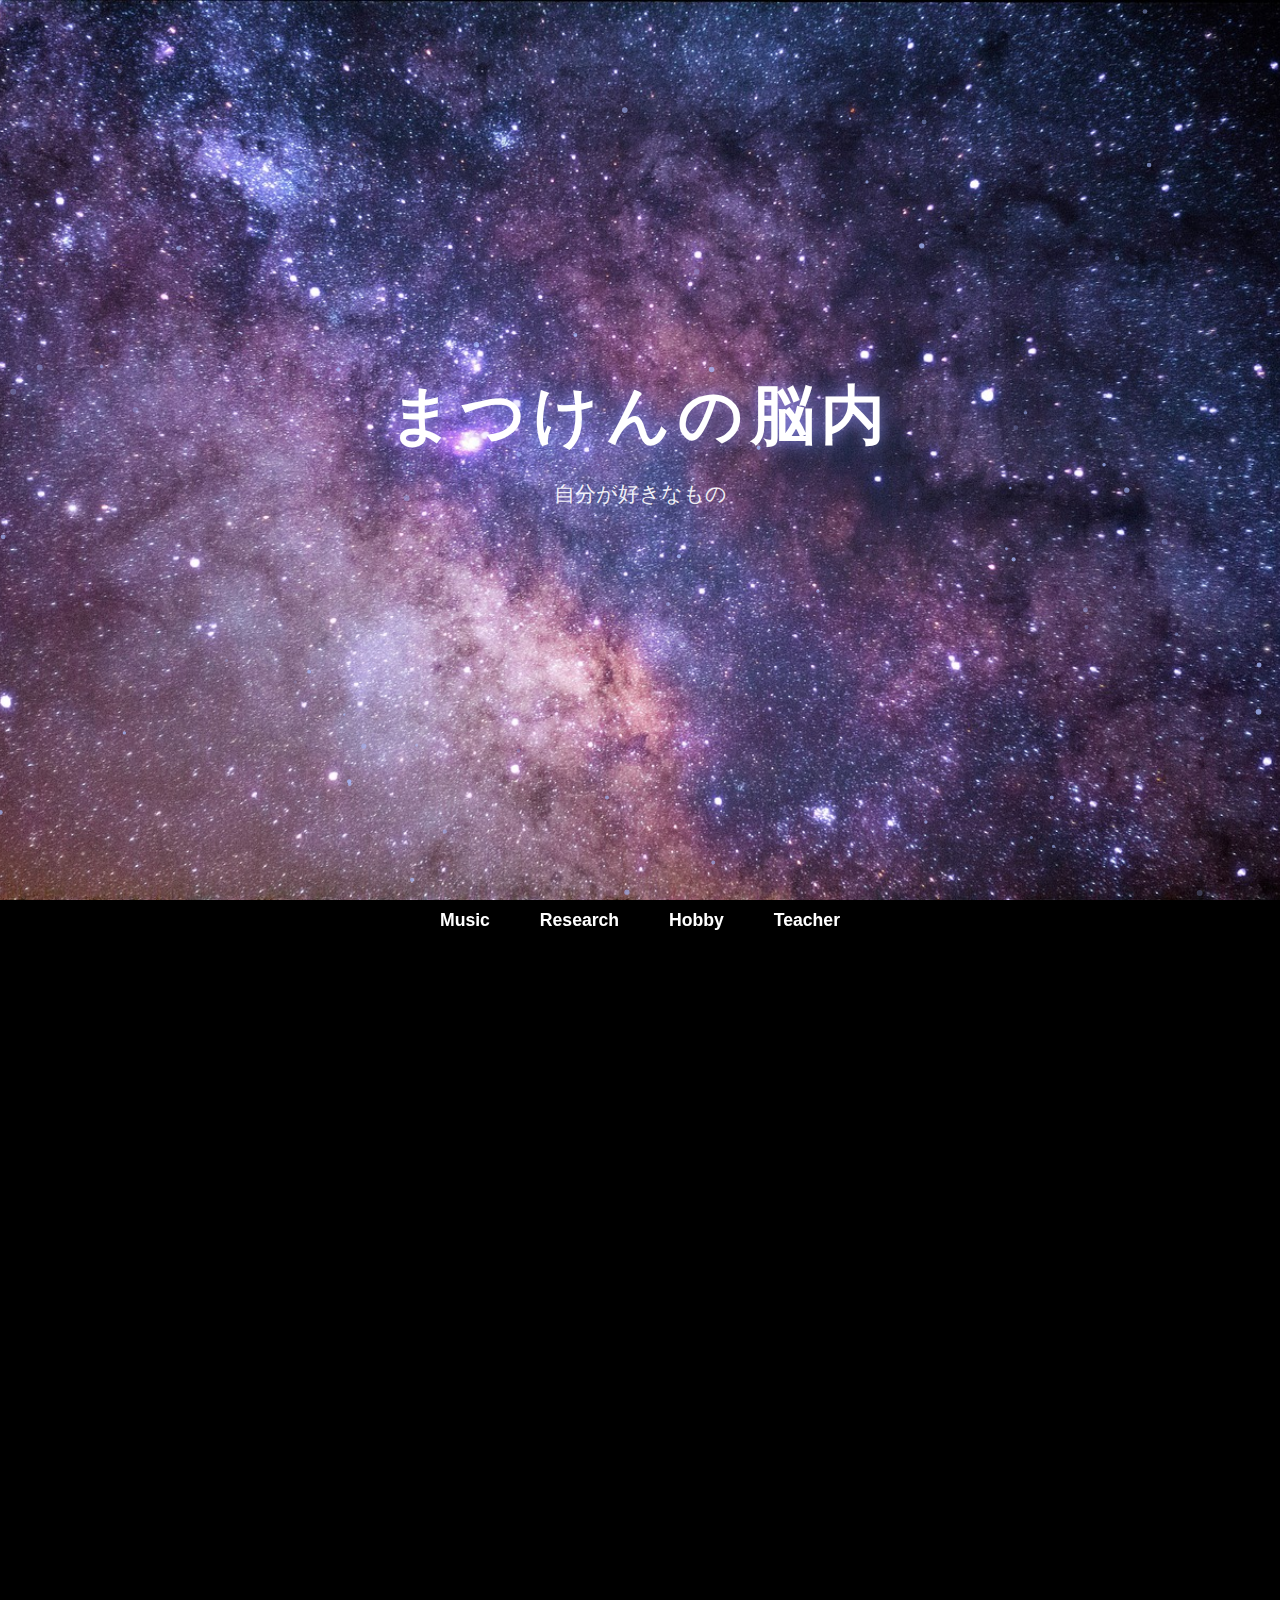
<file: index.html>
<!DOCTYPE html>
<html lang="ja">
<head>
    <meta charset="UTF-8" />
    <meta name="viewport" content="width=device-width, initial-scale=1" />
    <title>まつけんの脳内</title>

    <style>
        body {
            margin: 0;
            font-family: 'Helvetica Neue', sans-serif;
            color: #fff;
            background-color: #000;
        }

        /* --- HERO --- */
        #hero {
            height: 100vh;
            background: url('img/uchu.jpg') center/cover no-repeat;
            display: flex;
            flex-direction: column;
            align-items: center;
            justify-content: center;
            text-align: center;
            position: relative;
        }

        @media (min-width: 768px) {
            #hero { background-attachment: fixed; }
        }

        .hero-text h1 {
            font-size: clamp(2.4rem, 6vw, 4rem);
            letter-spacing: 0.1em;
            margin: 0 0 10px;
            text-shadow: 0 0 18px rgba(150,150,255,0.9);
        }
        .hero-text p {
            font-size: clamp(1rem, 3.5vw, 1.3rem);
            opacity: 0.9;
        }

        /* --- NAV --- */
        nav {
            position: sticky;
            top: 0;
            background: rgba(0,0,0,0.7);
            padding: 10px 0;
            backdrop-filter: blur(5px);
            z-index: 10;
        }
        nav ul {
            display: flex;
            justify-content: center;
            gap: 50px;
            list-style: none;
            padding: 0;
            margin: 0;
        }

        @media (max-width: 600px) {
            nav ul { gap: 20px; }
            nav a { font-size: 0.9rem; }
        }

        nav a {
            color: #fff;
            text-decoration: none;
            font-weight: bold;
            font-size: 1.1rem;
            transition: 0.3s;
        }
        nav a:hover { color: #7ab6ff; }

        /* --- SECTIONS --- */
        section {
            padding: 100px 8%;
            min-height: 60vh;
            background: #000;
        }
        @media (max-width: 600px) {
            section { padding: 70px 6%; }
        }

        h2 {
            font-size: clamp(1.8rem, 5vw, 2.5rem);
            border-left: 6px solid #6a9eff;
            padding-left: 12px;
            margin-bottom: 20px;
        }

        .fadein-section {
            opacity: 0;
            transform: translateY(40px);
            transition: 1s ease-out;
        }
        .fadein-section.visible {
            opacity: 1;
            transform: translateY(0);
        }

        .section-content {
            display: flex;
            justify-content: space-between;
            align-items: center;
            gap: 40px;
        }

        @media (max-width: 768px) {
            .section-content {
                flex-direction: column;
                text-align: center;
            }
        }

        .section-text { flex: 1; }
        .section-visual { flex: 1; text-align: right; }
        .section-visual img {
            max-width: 400px;
            width: 100%;
            border-radius: 12px;
            box-shadow: 0 0 12px rgba(255,255,255,0.15);
        }

        .section-btn {
            font-size: 1.2rem;
            margin-left: 10px;
            color: #6a9eff;
            text-decoration: none;
        }
        .section-btn:hover { color: #a5c8ff; }

        /* --- SITE CONCEPT AREA --- */
        #concept-section {
            padding: 80px 10%;
            background: #050505;
            border-top: 1px solid #222;
            border-bottom: 1px solid #222;
        }

        .concept-box {
            max-width: 900px;
            margin: 0 auto;
            padding: 30px 35px;
            background: rgba(255,255,255,0.05);
            border: 1px solid rgba(255,255,255,0.12);
            border-radius: 12px;
            backdrop-filter: blur(6px);
            opacity: 0;
            transform: translateY(40px);
            transition: 1.2s ease-out;
        }
        .concept-box.visible {
            opacity: 1;
            transform: translateY(0);
        }

        .concept-box h3 {
            font-size: 1.6rem;
            margin-bottom: 15px;
            color: #9ec4ff;
        }
        .concept-box p {
            font-size: 1.05rem;
            line-height: 1.8;
            color: #ddd;
        }

        footer {
            text-align: center;
            padding: 20px 0;
            background: #111;
            color: #aaa;
            font-size: 0.9rem;
        }

        /* --- STAR PARTICLES --- */
        canvas {
            position: fixed;
            top: 0;
            left: 0;
            width: 100%;
            height: 100%;
            z-index: 1;
            pointer-events: none;
        }
    </style>
</head>

<body>

<canvas id="starCanvas"></canvas>

<header id="hero">
    <div class="hero-text">
        <h1>まつけんの脳内</h1>
        <p>自分が好きなもの</p>
    </div>
</header>

<nav>
    <ul>
        <li><a href="#music">Music</a></li>
        <li><a href="#research">Research</a></li>
        <li><a href="#hobby">Hobby</a></li>
        <li><a href="#teacher">Teacher</a></li>
    </ul>
</nav>

<!-- MUSIC -->
<section id="music" class="fadein-section">
    <div class="section-content">
        <div class="section-text">
            <h2>Music <a class="section-btn" href="music.html">▶</a></h2>
            <p>好きな音楽、紹介したいアーティストについてまとめています。</p>
        </div>
        <div class="section-visual">
            <a href="music.html"><img src="img/music.jpg"></a>
        </div>
    </div>
</section>

<!-- RESEARCH -->
<section id="research" class="fadein-section">
    <div class="section-content">
        <div class="section-text">
            <h2>Research <a class="section-btn" href="research.html">▶</a></h2>
            <p>脳・神経の研究内容や実験について紹介しています。</p>
        </div>
        <div class="section-visual">
            <a href="research.html"><img src="img/research.jpg"></a>
        </div>
    </div>
</section>

<!-- HOBBY -->
<section id="hobby" class="fadein-section">
    <div class="section-content">
        <div class="section-text">
            <h2>Hobby <a class="section-btn" href="hobby.html">▶</a></h2>
            <p>自分の趣味についての記録をまとめています。</p>
        </div>
        <div class="section-visual">
            <a href="hobby.html"><img src="img/hobby.jpg"></a>
        </div>
    </div>
</section>

<!-- TEACHER -->
<section id="teacher" class="fadein-section">
    <div class="section-content">
        <div class="section-text">
            <h2>Teacher <a class="section-btn" href="teacher.html">▶</a></h2>
            <p>教師についてまとめています。まだ、途中です。</p>
        </div>
        <div class="section-visual">
            <a href="teacher.html"><img src="img/teacher.jpg"></a>
        </div>
    </div>
</section>

<!-- CONCEPT TEXT AT BOTTOM -->
<section id="concept-section">
    <div class="concept-box" id="concept">
        <h3>このサイトについて</h3>
        <p>
            このサイトの名前には「まつけんの脳内」とありますが、デザインはどこか宇宙のような雰囲気になっています。<br>
            それは、<strong>脳の神経細胞のネットワーク</strong>と、<strong>宇宙の銀河の構造</strong>が驚くほど似ていると言われているからです。<br>
            どちらも広大で、複雑で、完全には解明されないブラックボックス。その神秘性が自分の“好き”と重なりました。<br>
            宇宙も脳も、その全容はつかめないけれど、<br>
            自分がどんな要素で形づくられているのか——それならはっきりと分かる。音楽、研究、趣味、教師としての日々。<br>
            <br>
            ここを訪れた人が、まつけんの脳内をふらっと散歩するような感覚で、<br>
            少しでも自分のことを知ってくれたら嬉しいです。<br>
            推しているアーティストなんかもね。<br>
        </p>
    </div>
</section>

<footer>
    <p>© 2025 まつけんの脳内</p>
</footer>

<script>
/* Fade-in for sections */
const sections = document.querySelectorAll('.fadein-section');
const sectionObserver = new IntersectionObserver(entries => {
    entries.forEach(entry => {
        if (entry.isIntersecting) entry.target.classList.add('visible');
    });
}, { threshold: 0.2 });
sections.forEach(sec => sectionObserver.observe(sec));

/* Concept fade-in */
const concept = document.getElementById("concept");
const conceptObserver = new IntersectionObserver(entries => {
    entries.forEach(entry => {
        if (entry.isIntersecting) concept.classList.add("visible");
    });
}, { threshold: 0.2 });
conceptObserver.observe(concept);

/* Star particles */
const canvas = document.getElementById("starCanvas");
const ctx = canvas.getContext("2d");
let stars = [];

function resize() {
    canvas.width = innerWidth;
    canvas.height = innerHeight;
}
resize();
addEventListener('resize', resize);

function createStars() {
    stars = [];
    for (let i = 0; i < 90; i++) {
        stars.push({
            x: Math.random() * canvas.width,
            y: Math.random() * canvas.height,
            size: Math.random() * 2 + 1,
            vx: (Math.random() - 0.5) * 0.3,
            vy: (Math.random() - 0.5) * 0.3,
            alpha: Math.random() * 0.6 + 0.2
        });
    }
}
createStars();

function animate() {
    ctx.clearRect(0, 0, canvas.width, canvas.height);

    stars.forEach(s => {
        ctx.beginPath();
        ctx.arc(s.x, s.y, s.size, 0, Math.PI * 2);
        ctx.fillStyle = `rgba(170,190,255,${s.alpha})`;
        ctx.fill();

        s.x += s.vx;
        s.y += s.vy;

        if (s.x < 0 || s.x > canvas.width) s.vx *= -1;
        if (s.y < 0 || s.y > canvas.height) s.vy *= -1;
    });

    requestAnimationFrame(animate);
}
animate();
</script>

</body>
</html>
</file>
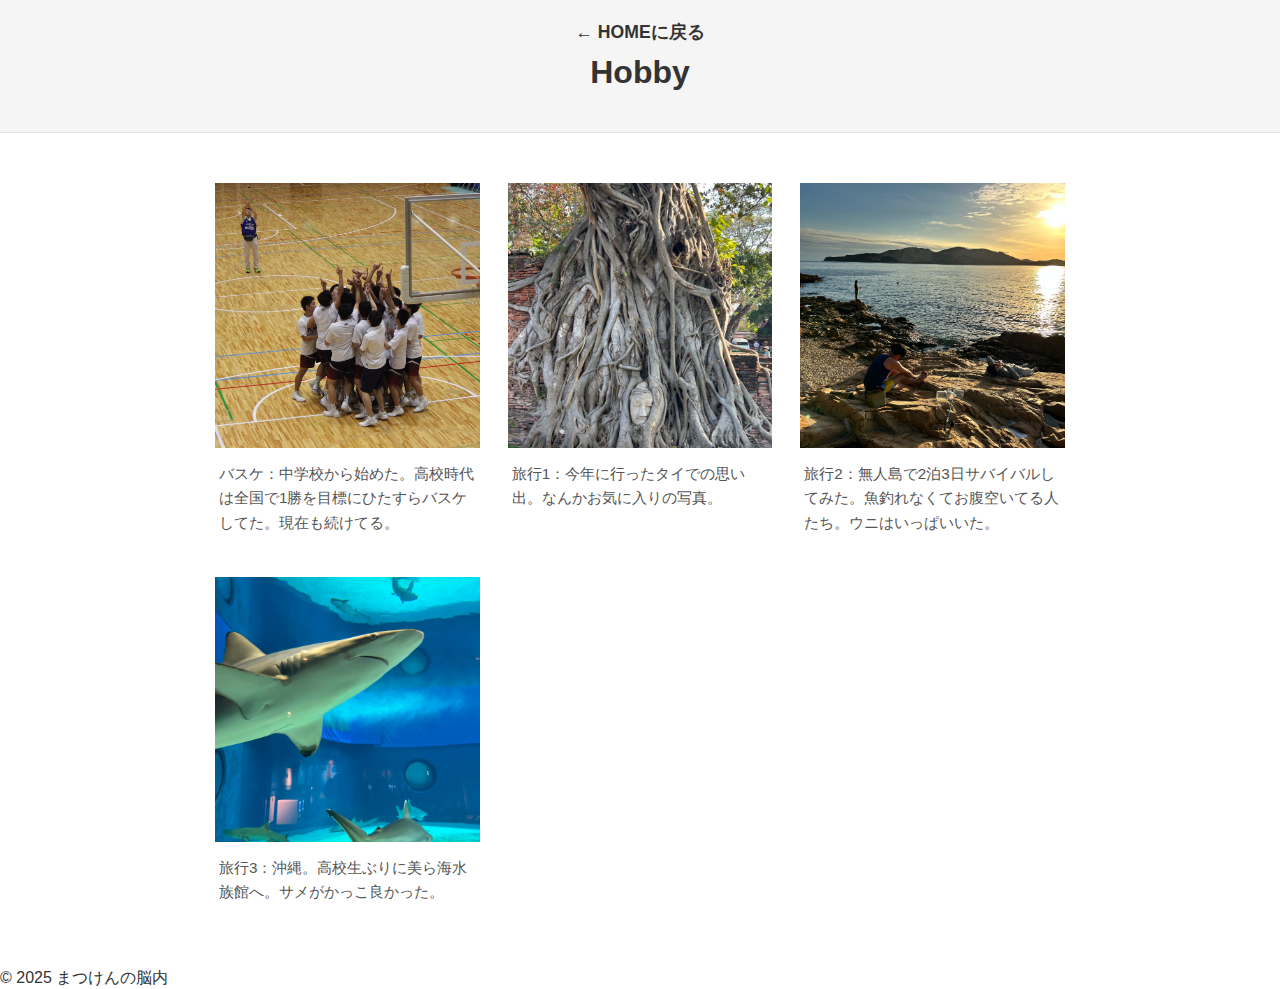
<file: hobby.html>
<!DOCTYPE html>
<html lang="ja">
<head>
<meta charset="UTF-8" />
<meta name="viewport" content="width=device-width, initial-scale=1" />
<title>Hobby</title>

<style>
    body {
        margin: 0;
        font-family: 'Helvetica Neue', sans-serif;
        background: #ffffff;
        color: #333;
    }

    /* --- HEADER --- */
    header {
        padding: 20px;
        text-align: center;
        background: #f5f5f5; /* ← 薄いグレーに変更 */
        position: sticky;
        top: 0;
        z-index: 10;
        border-bottom: 1px solid #e0e0e0;
    }

    header a {
        color: #333;
        text-decoration: none;
        font-size: 1.1rem;
        font-weight: bold;
    }

    h1 {
        margin-top: 10px;
        font-size: 2rem;
        color: #333;
    }

    /* --- GRID --- */
    .grid {
        width: min(850px, 90%);
        margin: 50px auto;
        display: grid;
        grid-template-columns: repeat(3, 1fr);
        gap: 28px;
    }

    @media (max-width: 768px) {
        .grid {
            grid-template-columns: 1fr;
            width: 92%;
        }
    }

    /* --- CARD --- */
    .card {
        background: #fff;
        transition: 0.35s ease;
    }

    .card:hover {
        transform: translateY(-4px);
        opacity: 0.95;
    }

    .card img {
        width: 100%;
        aspect-ratio: 1 / 1;
        object-fit: cover;
        display: block;
    }

    .card p {
        padding: 14px 4px;
        font-size: 0.95rem;
        line-height: 1.6;
        margin: 0;
        color: #555; /* ← テキストを上品なグレーへ変更 */
    }

</style>
</head>

<body>

<header>
    <a href="index.html">← HOMEに戻る</a>
    <h1>Hobby</h1>
</header>

<div class="grid">

    <div class="card">
        <img src="img/hobby1.jpg" alt="hobby image">
        <p>バスケ：中学校から始めた。高校時代は全国で1勝を目標にひたすらバスケしてた。現在も続けてる。</p>
    </div>

    <div class="card">
        <img src="img/hobby2.jpg" alt="hobby image">
        <p>旅行1：今年に行ったタイでの思い出。なんかお気に入りの写真。</p>
    </div>

    <div class="card">
        <img src="img/hobby3.jpg" alt="hobby image">
        <p>旅行2：無人島で2泊3日サバイバルしてみた。魚釣れなくてお腹空いてる人たち。ウニはいっぱいいた。</p>
    </div>

    <div class="card">
        <img src="img/hobby4.jpg" alt="hobby image">
        <p>旅行3：沖縄。高校生ぶりに美ら海水族館へ。サメがかっこ良かった。</p>
    </div>

</div>

<footer>
    © 2025 まつけんの脳内
</footer>

</body>
</html>
</file>
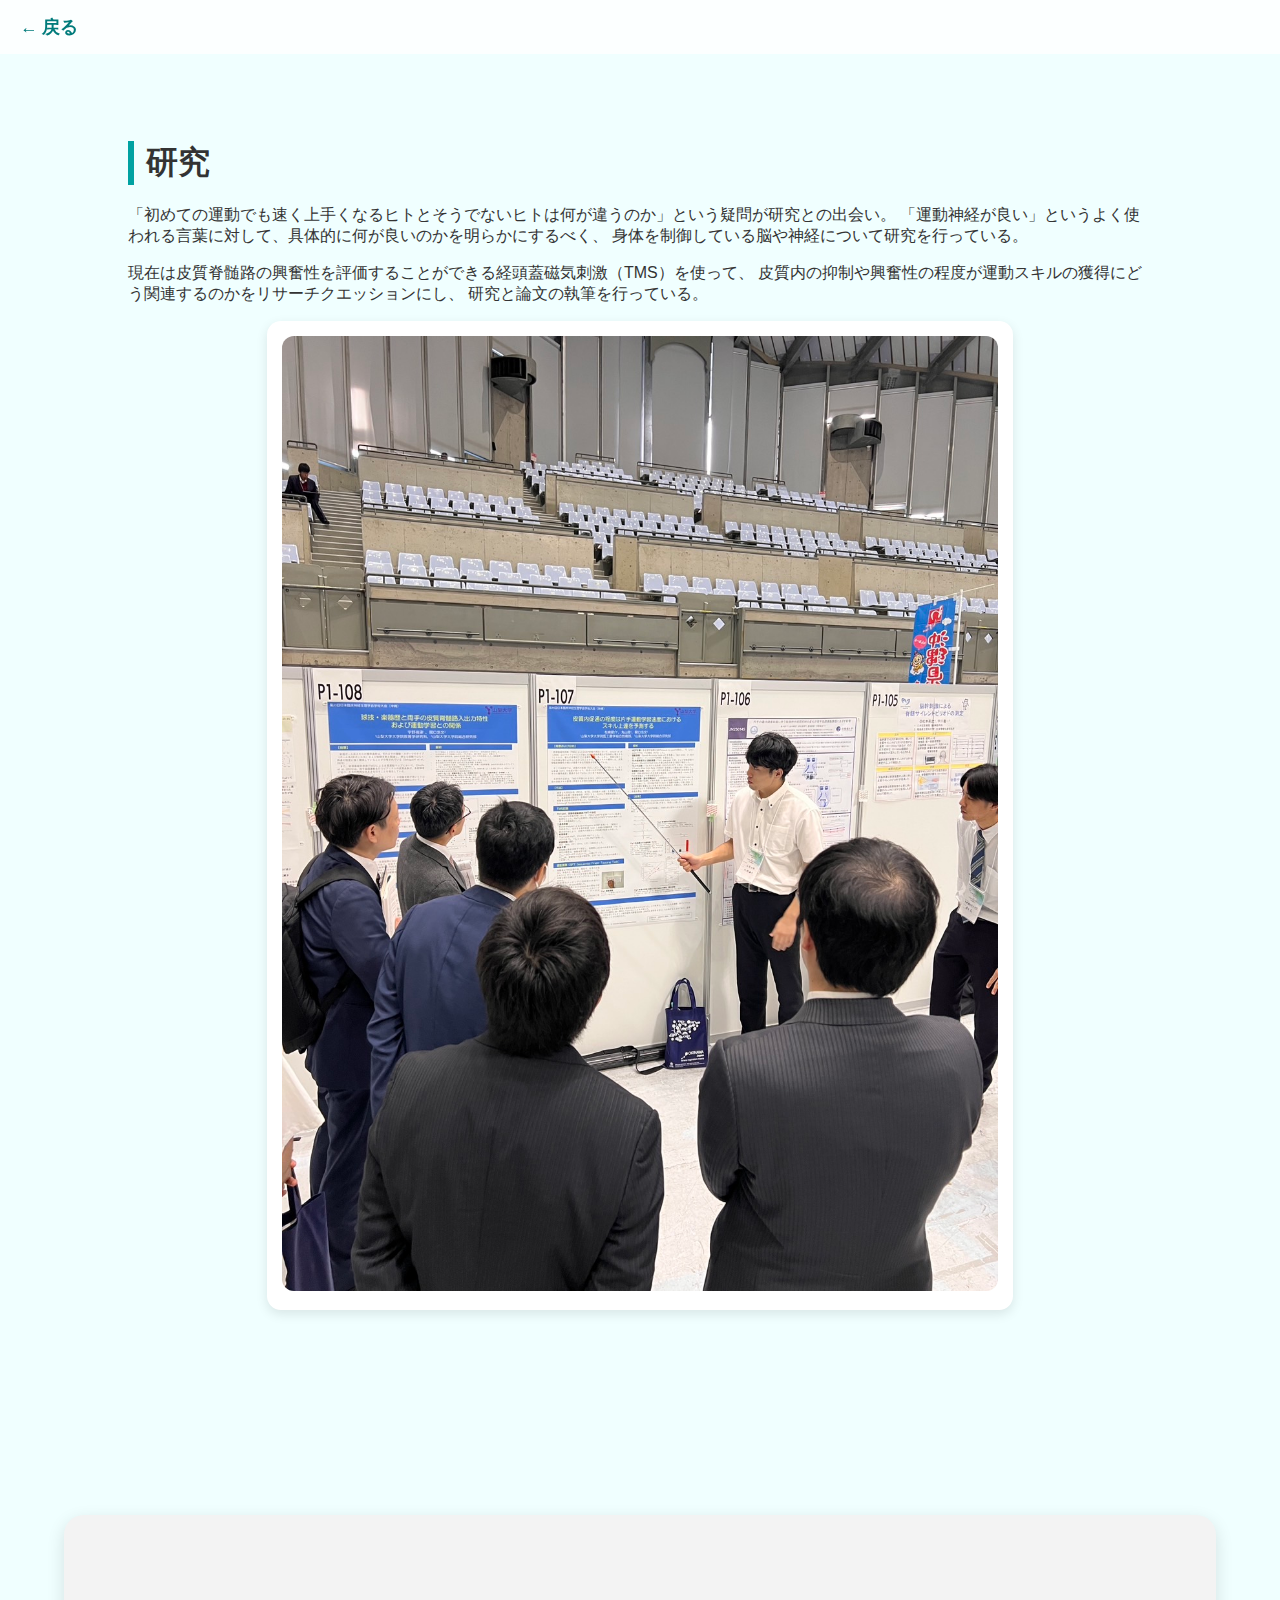
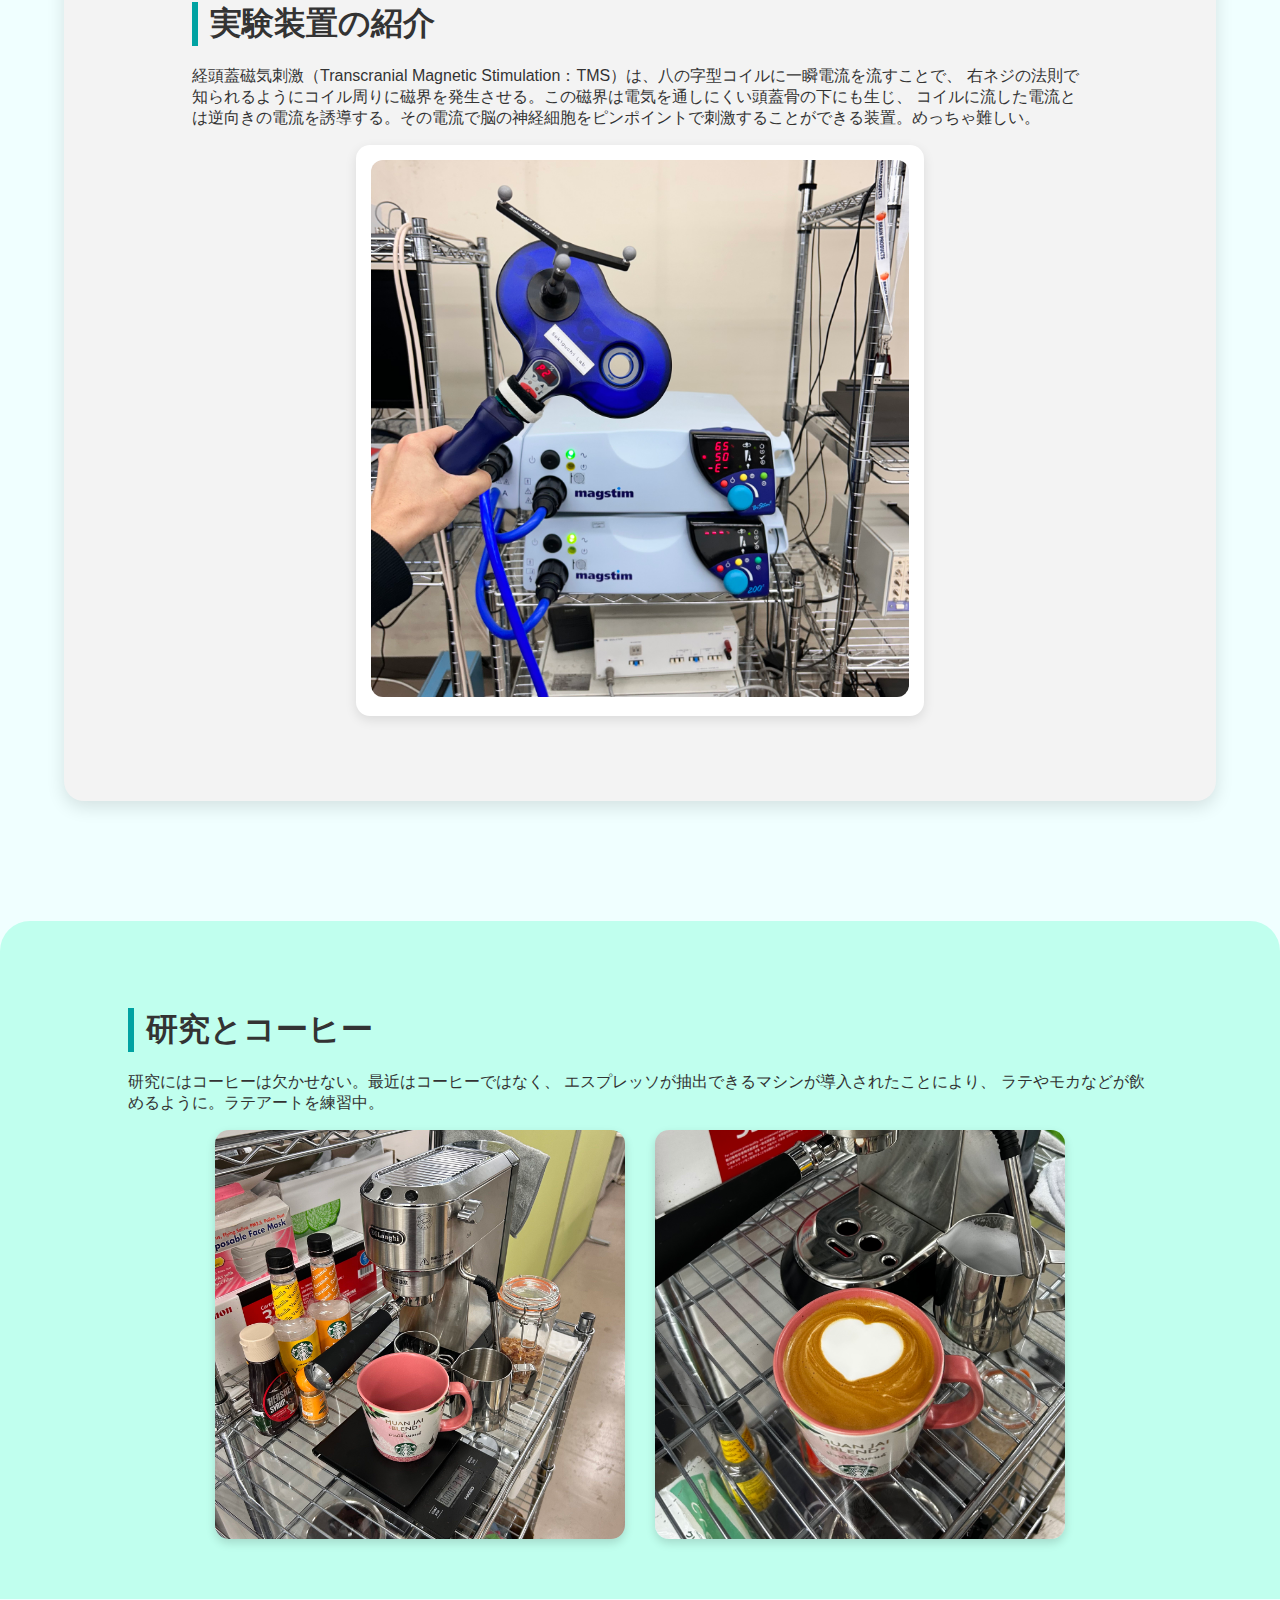
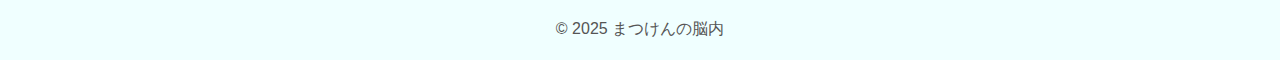
<file: research.html>
<!DOCTYPE html>
<html lang="ja">
<head>
    <meta charset="UTF-8">
    <meta name="viewport" content="width=device-width, initial-scale=1.0">
    <title>Research | まつけんの脳内</title>

<style>
body {
    margin: 0;
    font-family: 'Helvetica Neue', sans-serif;
    background: #f0ffff;
    color: #333;
}

/* --- HEADER --- */
header {
    background: #ffffffcc;
    backdrop-filter: blur(6px);
    padding: 15px 20px;
    position: sticky;
    top: 0;
    z-index: 20;
    display: flex;
    align-items: center;
}
header a {
    text-decoration: none;
    color: #007b7b;
    font-weight: bold;
    font-size: 1.1rem;
}

/* 波型ボーダー */
.wave {
    width: 100%;
    height: 80px;
    background-repeat: no-repeat;
    background-size: cover;
}

.wave-top {
    background-image: url('data:image/svg+xml;utf8,<svg viewBox="0 0 1440 120" xmlns="http://www.w3.org/2000/svg"><path fill="%23f0ffff" d="M0,0 C360,120 1080,0 1440,100 L1440,0 L0,0 Z"></path></svg>');
}

.wave-bottom {
    background-image: url('data:image/svg+xml;utf8,<svg viewBox="0 0 1440 120" xmlns="http://www.w3.org/2000/svg"><path fill="%23f0ffff" d="M0,100 C360,0 1080,120 1440,20 L1440,120 L0,120 Z"></path></svg>');
}

/* セクション */
section {
    padding: 60px 10%;
}
h2 {
    font-size: 2rem;
    border-left: 6px solid #00a2a2;
    padding-left: 12px;
    margin-bottom: 20px;
}

/* --- IMAGE CARD --- */
.img-card {
    background: #fff;
    padding: 15px;
    width: 70%;
    margin: auto;
    border-radius: 14px;
    box-shadow: 0 4px 12px rgba(0,0,0,0.1);
    margin-bottom: 25px;
    animation: fadeUp 1s ease;
}
.img-card img {
    width: 100%;
    border-radius: 12px;
    transition: transform 0.6s ease;
}
.img-card:hover img {
    transform: scale(1.05);
}

/* --- TMS 特別セクション --- */
.tms-section {
    background: #f3f3f3;
    padding: 60px 10%;
    border-radius: 20px;
    margin: 40px 5%;
    box-shadow: 0 6px 18px rgba(0,0,0,0.12);
}
.tms-section .img-card {
    width: 60%;
}

/* --- Coffee section --- */
.coffee-section {
    background: #c0ffee;
    padding: 60px 10%;
    border-radius: 30px 30px 0 0;
}

.coffee-box {
    display: flex;
    gap: 30px;
    flex-wrap: wrap;
    justify-content: center;
}

.coffee-box img {
    width: 40%;
    border-radius: 14px;
    box-shadow: 0 4px 10px rgba(0,0,0,0.15);
    animation: fadeUp 1s ease;
}

/* ANIMATION */
@keyframes fadeUp {
    0% { opacity: 0; transform: translateY(40px); }
    100% { opacity: 1; transform: translateY(0); }
}

/* Responsive */
@media (max-width: 768px) {
    .img-card,
    .tms-section .img-card {
        width: 100%;
    }

    .coffee-box img {
        width: 100%;
    }
}
</style>

</head>

<body>

<header>
    <a href="index.html">← 戻る</a>
</header>

<!-- 研究概要 -->
<section>
    <h2>研究</h2>

    <p>
        「初めての運動でも速く上手くなるヒトとそうでないヒトは何が違うのか」という疑問が研究との出会い。
        「運動神経が良い」というよく使われる言葉に対して、具体的に何が良いのかを明らかにするべく、
        身体を制御している脳や神経について研究を行っている。
    </p>

    <p>
        現在は皮質脊髄路の興奮性を評価することができる経頭蓋磁気刺激（TMS）を使って、
        皮質内の抑制や興奮性の程度が運動スキルの獲得にどう関連するのかをリサーチクエッションにし、
        研究と論文の執筆を行っている。
    </p>

    <div class="img-card">
        <img src="img/happyou.jpg" alt="学会発表の写真">
    </div>

</section>

<div class="wave wave-top"></div>

<!-- 実験装置（TMS） -->
<section class="tms-section">

    <h2>実験装置の紹介</h2>

    <p>
        経頭蓋磁気刺激（Transcranial Magnetic Stimulation：TMS）は、八の字型コイルに一瞬電流を流すことで、
        右ネジの法則で知られるようにコイル周りに磁界を発生させる。この磁界は電気を通しにくい頭蓋骨の下にも生じ、
        コイルに流した電流とは逆向きの電流を誘導する。その電流で脳の神経細胞をピンポイントで刺激することができる装置。めっちゃ難しい。
    </p>

    <div class="img-card">
        <img src="img/tms.jpg" alt="TMS装置の写真">
    </div>

</section>

<div class="wave wave-bottom"></div>

<!-- Coffee セクション -->
<section class="coffee-section">

    <h2>研究とコーヒー</h2>

    <p>
        研究にはコーヒーは欠かせない。最近はコーヒーではなく、
        エスプレッソが抽出できるマシンが導入されたことにより、
        ラテやモカなどが飲めるように。ラテアートを練習中。
    </p>

    <div class="coffee-box">
        <img src="img/coffee1.jpg" alt="コーヒーマシン">
        <img src="img/coffee2.jpg" alt="ラテアート">
    </div>

</section>

<footer style="text-align:center; padding:20px; color:#555;">
    © 2025 まつけんの脳内
</footer>

</body>
</html>
</file>
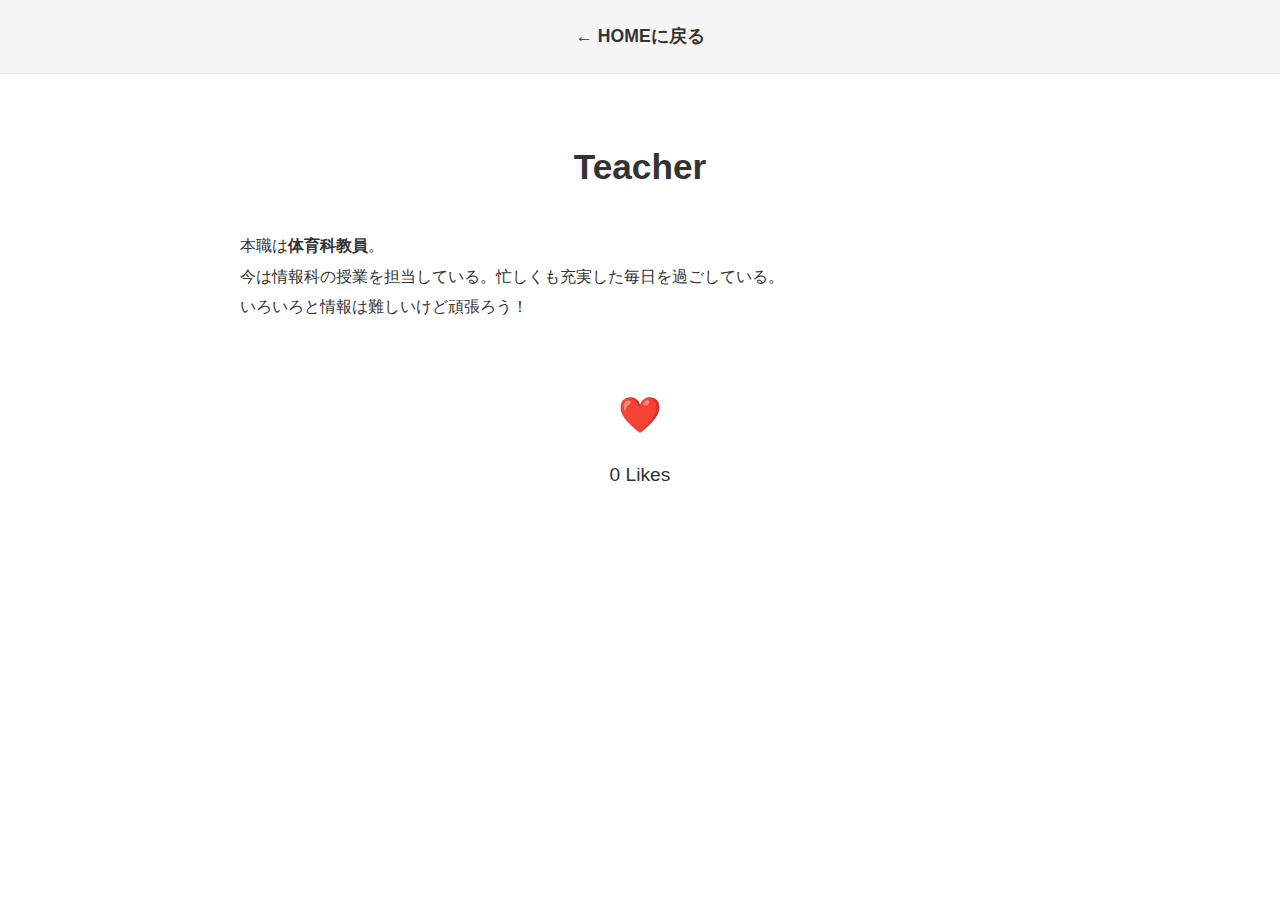
<file: teacher.html>
<!DOCTYPE html>
<html lang="ja">
<head>
<meta charset="UTF-8">
<meta name="viewport" content="width=device-width, initial-scale=1">
<title>Teacher</title>
<style>
body {
    margin: 0;
    font-family: 'Helvetica Neue', sans-serif;
    background: #ffffff;
    color: #333;
    line-height: 1.9;
}
header {
    padding: 20px;
    background: #f5f5f5;
    position: sticky;
    top: 0;
    border-bottom: 1px solid #e0e0e0;
    text-align: center;
    z-index: 10;
}
header a {
    color: #333;
    text-decoration: none;
    font-weight: bold;
    font-size: 1.1rem;
}
.container {
    width: min(800px, 90%);
    margin: 60px auto;
}
h1 {
    font-size: 2.2rem;
    margin-bottom: 30px;
    text-align: center;
}
.like-section {
    text-align: center;
    margin: 60px 0;
}
.like-btn {
    font-size: 2.2rem;
    cursor: pointer;
    transition: 0.2s;
    color: #bbb;
}
.like-btn.liked {
    color: #ff5b5b;
    transform: scale(1.2);
}
.like-count {
    font-size: 1.2rem;
    margin-top: 8px;
}
</style>
</head>

<body>
<header>
    <a href="index.html">← HOMEに戻る</a>
</header>

<div class="container">
    <h1>Teacher</h1>
    <p>本職は<strong>体育科教員</strong>。<br>今は情報科の授業を担当している。忙しくも充実した毎日を過ごしている。<br>いろいろと情報は難しいけど頑張ろう！</p>

    <div class="like-section">
        <div id="likeBtn" class="like-btn">❤️</div>
        <div id="likeCount" class="like-count">0 Likes</div>
    </div>
</div>

<script>
const likeBtn = document.getElementById("likeBtn");
const likeCount = document.getElementById("likeCount");

const API_URL = "https://script.google.com/macros/s/AKfycbzw4ajdFF1oBbHOKqwXgLOWRyqWsvwWDie9b1MRSpQ-6-idnDydBDTr_xSRl2WFtbui/exec";

// 初期値取得
fetch(API_URL)
  .then(res => res.json())
  .then(data => {
    likeCount.textContent = `${data.count} Likes`;
  });

// 連打防止
let isCooldown = false;

likeBtn.addEventListener("click", () => {
  if (isCooldown) return;

  isCooldown = true;

  likeBtn.style.pointerEvents = "none";
  likeBtn.style.opacity = "0.4";

  setTimeout(() => {
    isCooldown = false;
    likeBtn.style.pointerEvents = "auto";
    likeBtn.style.opacity = "1";
  }, 5000);

  fetch(API_URL, { method: "POST" })
    .then(res => res.json())
    .then(data => {
      likeCount.textContent = `${data.count} Likes`;
      likeBtn.classList.add("liked");
    });
});
</script>

</body>
</html>
</file>
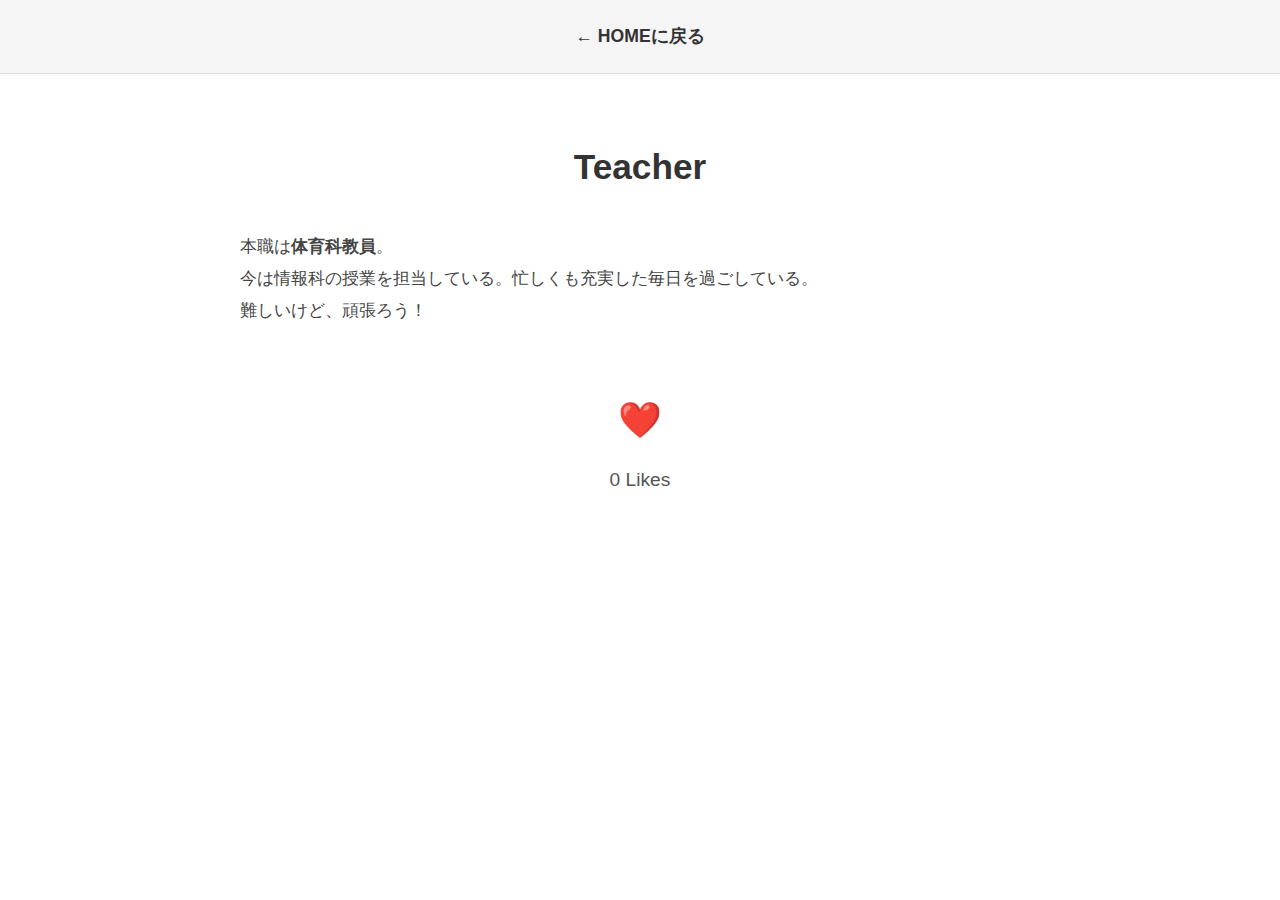
<file: webtsuken_ver2/teacher.html>
<!DOCTYPE html>
<html lang="ja">
<head>
<meta charset="UTF-8">
<meta name="viewport" content="width=device-width, initial-scale=1">
<title>Teacher</title>
<style>
body {
    margin: 0;
    font-family: 'Helvetica Neue', sans-serif;
    background: #ffffff;
    color: #333;
    line-height: 1.9;
}

/* ヘッダー */
header {
    padding: 20px;
    background: #f5f5f5;
    position: sticky;
    top: 0;
    border-bottom: 1px solid #e0e0e0;
    text-align: center;
    z-index: 10;
}
header a {
    color: #333;
    text-decoration: none;
    font-weight: bold;
    font-size: 1.1rem;
}

/* 全体幅 */
.container {
    width: min(800px, 90%);
    margin: 60px auto;
}
h1 {
    font-size: 2.2rem;
    margin-bottom: 30px;
    text-align: center;
    color: #333;
}
h2 {
    font-size: 1.5rem;
    color: #444;
    margin-top: 40px;
    border-left: 6px solid #8ac0ff;
    padding-left: 10px;
}
p {
    color: #444;
    font-size: 1.05rem;
    margin-bottom: 20px;
}

/* いいねボタン */
.like-section {
    text-align: center;
    margin: 60px 0;
}
.like-btn {
    font-size: 2.2rem;
    cursor: pointer;
    user-select: none;
    transition: transform 0.2s ease, color 0.2s ease;
    color: #bbb;
}
.like-btn.liked {
    color: #ff5b5b;
    transform: scale(1.2);
}
.like-count {
    font-size: 1.2rem;
    margin-top: 8px;
    color: #555;
}
</style>
</head>

<body>
<header>
    <a href="index.html">← HOMEに戻る</a>
</header>

<div class="container">
    <h1>Teacher</h1>
    <p>
        本職は<strong>体育科教員</strong>。<br>
        今は情報科の授業を担当している。忙しくも充実した毎日を過ごしている。<br>
        難しいけど、頑張ろう！
    </p>

    <!-- いいね -->
    <div class="like-section">
        <div id="likeBtn" class="like-btn">❤️</div>
        <div id="likeCount" class="like-count">0 Likes</div>
    </div>
</div>

<script>
const likeBtn = document.getElementById("likeBtn");
const likeCount = document.getElementById("likeCount");

const API_URL = "https://script.google.com/macros/s/AKfycbzw4ajdFF1oBbHOKqwXgLOWRyqWsvwWDie9b1MRSpQ-6-idnDydBDTr_xSRl2WFtbui/exec";

// 初期値を取得
fetch(API_URL)
  .then(res => res.json())
  .then(data => {
    likeCount.textContent = `${data.count} Likes`;
  });

// ❤️ クリック時：常に +1 する
likeBtn.addEventListener("click", () => {
  fetch(API_URL, { method: "POST" })
    .then(res => res.json())
    .then(data => {
      likeCount.textContent = `${data.count} Likes`;
      likeBtn.classList.add("liked");
    });
});
</script>



</body>
</html>
</file>
